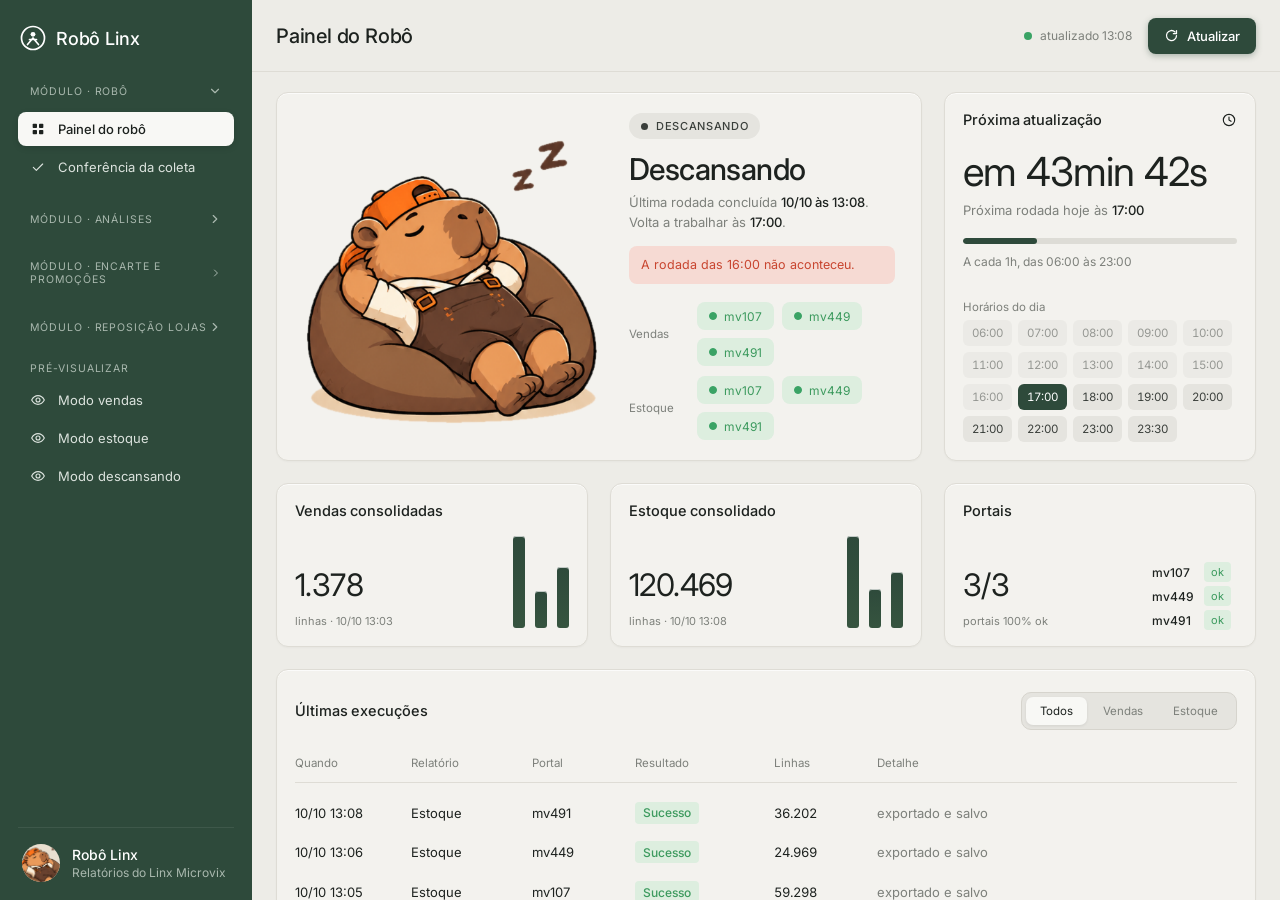
<file: index.html>
<!doctype html>
<html lang="pt-BR">
<head>
<meta charset="utf-8">
<meta name="viewport" content="width=device-width, initial-scale=1">
<title>robo_Linx_Relatorios</title>
<link rel="stylesheet" href="styles.css">
</head>
<body data-page="robo-painel">
<div class="app">

  <!-- ===================== SIDEBAR ===================== -->
  <aside class="sidebar" id="sidebar"></aside>

  <!-- ===================== MAIN ===================== -->
  <main class="main">
    <header class="topbar">
      <h1>Painel do Robô</h1>
      <span class="signal" id="sinal"><i></i><span id="sinalTxt">aguardando dados…</span></span>
      <button class="btn-primary" id="btnAtualizar" type="button"><svg class="ico" viewBox="0 0 24 24"><path d="M20 12a8 8 0 1 1-2.4-5.7M20 4v5h-5"/></svg>Atualizar</button>
    </header>

    <div class="content">

      <!-- Linha 1: estado do robô + próxima atualização -->
      <section class="row row--2" id="painel">
        <article class="card hero is-descansando" id="hero">
          <div class="hero__mascot"><img id="mascote" src="mascote/descansando_soneca.png" alt="Mascote do robô"></div>
          <div class="hero__info">
            <span class="pill" id="pill"><i></i><span id="pillTxt">Sem dados</span></span>
            <h2 class="hero__title" id="heroTitulo">Aguardando o robô</h2>
            <p class="hero__sub" id="heroSub">Assim que o robô rodar pela primeira vez, o estado dele aparece aqui.</p>
            <div class="alert" id="alerta" hidden></div>
            <div class="steps" id="passos"></div>
          </div>
        </article>

        <article class="card next" id="proxima">
          <div class="next__head"><h2 class="card__title">Próxima atualização</h2><svg class="ico" viewBox="0 0 24 24"><circle cx="12" cy="12" r="8.5"/><path d="M12 7.5V12l3 2"/></svg></div>
          <div class="kpi" id="contagem">—</div>
          <div class="next__when" id="quando">&nbsp;</div>
          <div class="until"><span id="barra"></span></div>
          <div class="next__note" id="notaProx"></div>
          <div class="agenda" id="agenda"></div>
        </article>
      </section>

      <!-- Linha 2: KPIs -->
      <section class="row row--3" id="kpis">
        <article class="card stat">
          <h2 class="card__title">Vendas consolidadas</h2>
          <div class="stat__bottom">
            <div class="stat__num"><div class="kpi" id="kVendas">—</div><div class="delta" id="dVendas">sem registro</div></div>
            <div class="mini-bars" id="bVendas" aria-hidden="true"></div>
          </div>
        </article>
        <article class="card stat">
          <h2 class="card__title">Estoque consolidado</h2>
          <div class="stat__bottom">
            <div class="stat__num"><div class="kpi" id="kEstoque">—</div><div class="delta" id="dEstoque">sem registro</div></div>
            <div class="mini-bars" id="bEstoque" aria-hidden="true"></div>
          </div>
        </article>
        <article class="card stat">
          <h2 class="card__title">Portais</h2>
          <div class="stat__bottom">
            <div class="stat__num"><div class="kpi" id="kPortais">—</div><div class="delta" id="dPortais">sem registro</div></div>
            <div class="portlist" id="listaPortais"></div>
          </div>
        </article>
      </section>

      <!-- Linha 3: histórico -->
      <section class="card table-card" id="historico">
        <div class="table-card__head">
          <h2 class="card__title">Últimas execuções</h2>
          <div class="segmented" id="filtro">
            <button type="button" data-f="todos" class="is-active">Todos</button><button type="button" data-f="vendas">Vendas</button><button type="button" data-f="estoque">Estoque</button>
          </div>
        </div>
        <div class="scroll scroll--6"><table class="table">
          <thead><tr><th style="width:13%">Quando</th><th style="width:14%">Relatório</th><th style="width:12%">Portal</th><th style="width:16%">Resultado</th><th style="width:12%">Linhas</th><th>Detalhe</th></tr></thead>
          <tbody id="corpo"></tbody>
        </table></div>
        <div class="empty" id="vazio" hidden>Nenhuma execução registrada ainda.</div>
      </section>
    </div>
  </main>
</div>
<script src="nav.js"></script>
<script src="app.js"></script>
</body>
</html>
</file>
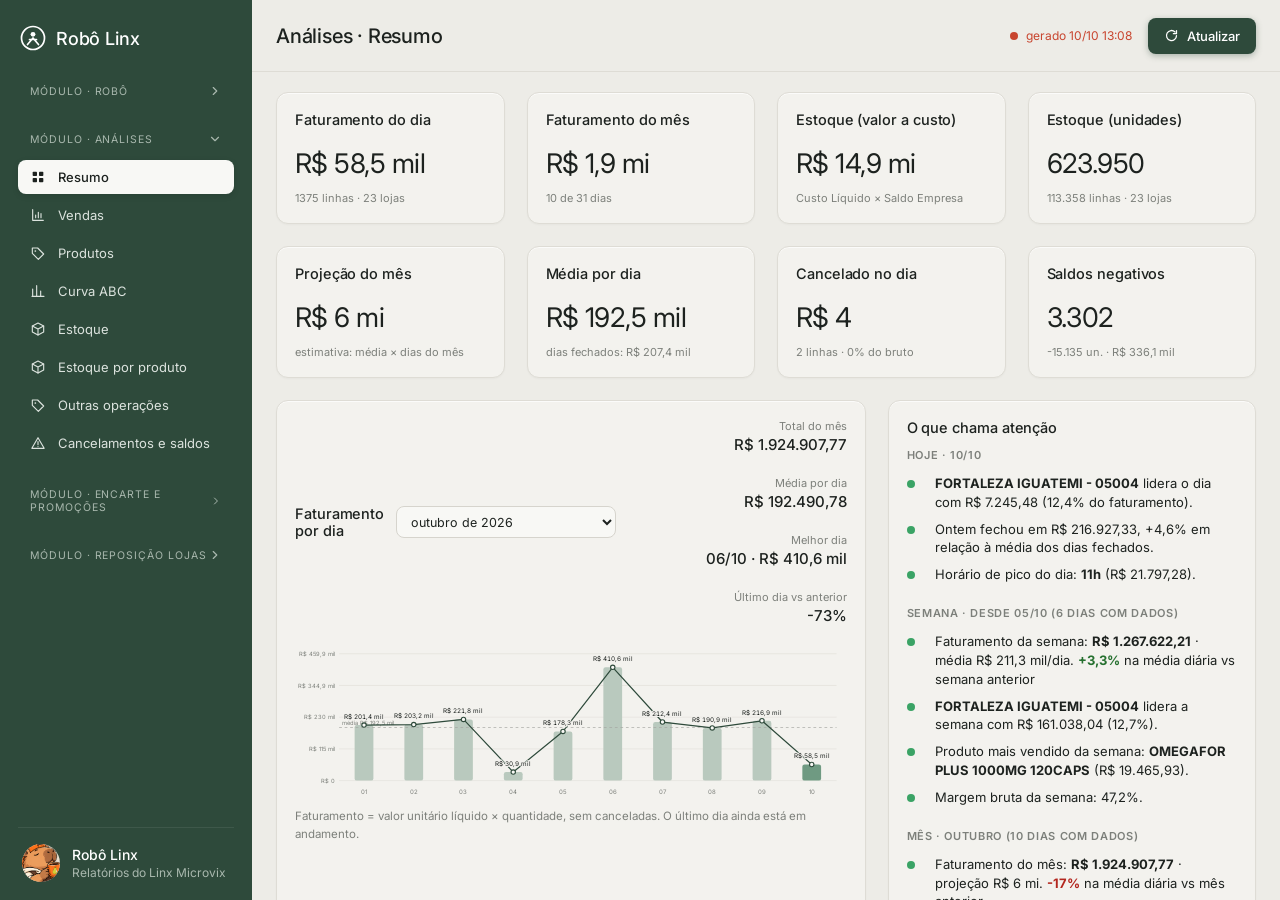
<file: analises.html>
<!doctype html>
<html lang="pt-BR">
<head>
<meta charset="utf-8">
<meta name="viewport" content="width=device-width, initial-scale=1">
<title>robo_Linx_Analises</title>
<link rel="stylesheet" href="styles.css">
</head>
<body data-page="analises">
<div class="app">
  <aside class="sidebar" id="sidebar"></aside>
  <main class="main">
    <header class="topbar">
      <h1 id="titulo">Análises</h1>
      <span class="signal" id="sinal"><i></i><span id="sinalTxt">aguardando dados…</span></span>
      <button class="btn-primary" id="btnAtualizar" type="button"><svg class="ico" viewBox="0 0 24 24"><path d="M20 12a8 8 0 1 1-2.4-5.7M20 4v5h-5"/></svg>Atualizar</button>
    </header>
    <div class="content" id="conteudo">

      <!-- ============ RESUMO ============ -->
      <section class="modsec" id="s-resumo" style="display:contents">
        <div class="row row--4">
          <article class="card stat stat--sm"><h2 class="card__title" id="rTFatDia">Faturamento do dia</h2><div class="stat__bottom"><div class="stat__num"><div class="kpi" id="rFatDia">—</div><div class="delta" id="rFatDiaD">&nbsp;</div></div></div></article>
          <article class="card stat stat--sm"><h2 class="card__title" id="rTFatMes">Faturamento do mês</h2><div class="stat__bottom"><div class="stat__num"><div class="kpi" id="rFatMes">—</div><div class="delta" id="rFatMesD">&nbsp;</div></div></div></article>
          <article class="card stat stat--sm"><h2 class="card__title">Estoque (valor a custo)</h2><div class="stat__bottom"><div class="stat__num"><div class="kpi" id="rEstVal">—</div><div class="delta" id="rEstValD">&nbsp;</div></div></div></article>
          <article class="card stat stat--sm"><h2 class="card__title">Estoque (unidades)</h2><div class="stat__bottom"><div class="stat__num"><div class="kpi" id="rEstUn">—</div><div class="delta" id="rEstUnD">&nbsp;</div></div></div></article>
        </div>
        <div class="row row--4">
          <article class="card stat stat--sm"><h2 class="card__title" id="rTProj">Projeção do mês</h2><div class="stat__bottom"><div class="stat__num"><div class="kpi" id="rProj">—</div><div class="delta" id="rProjD">&nbsp;</div></div></div></article>
          <article class="card stat stat--sm"><h2 class="card__title" id="rTMedia">Média por dia</h2><div class="stat__bottom"><div class="stat__num"><div class="kpi" id="rMedia">—</div><div class="delta" id="rMediaD">&nbsp;</div></div></div></article>
          <article class="card stat stat--sm"><h2 class="card__title" id="rTCanc">Cancelado no dia</h2><div class="stat__bottom"><div class="stat__num"><div class="kpi" id="rCanc">—</div><div class="delta" id="rCancD">&nbsp;</div></div></div></article>
          <article class="card stat stat--sm"><h2 class="card__title">Saldos negativos</h2><div class="stat__bottom"><div class="stat__num"><div class="kpi" id="rNeg">—</div><div class="delta" id="rNegD">&nbsp;</div></div></div></article>
        </div>
        <div class="row row--65">
          <article class="card"><div class="table-card__head"><h2 class="card__title" id="evoTitulo">Faturamento por dia</h2><select class="select" id="evoMes" title="Escolher o mês"></select><div class="evo-stats" id="evoStats"></div></div><div id="evoChart"></div><p class="nota" id="notaDias"></p></article>
          <article class="card"><h2 class="card__title">O que chama atenção</h2><ul class="insights" id="insights"></ul></article>
        </div>
        <div class="row row--even">
          <article class="card"><h2 class="card__title" id="rTLojas">Faturamento por loja — hoje</h2><div class="hb" id="rLojas"></div></article>
          <article class="card"><h2 class="card__title">Média por dia da semana</h2><div class="hb" id="rDow"></div><p class="nota" id="rDowNota">Só dias já fechados do mês (o dia corrente fica de fora).</p></article>
        </div>
      </section>

      <!-- ============ VENDAS ============ -->
      <section class="modsec" id="s-vendas" style="display:none">
        <div class="sec-head"><div><h2>Vendas</h2><p id="vSub"></p></div><div class="segmented" id="vPeriodo"><button type="button" data-p="dia" class="is-active">Hoje</button><button type="button" data-p="mes">Mês</button></div></div>
        <div class="row row--4">
          <article class="card stat stat--sm"><h2 class="card__title">Faturamento</h2><div class="stat__bottom"><div class="stat__num"><div class="kpi" id="vFat">—</div><div class="delta" id="vFatD">&nbsp;</div></div></div></article>
          <article class="card stat stat--sm"><h2 class="card__title">Itens vendidos</h2><div class="stat__bottom"><div class="stat__num"><div class="kpi" id="vItens">—</div><div class="delta" id="vItensD">&nbsp;</div></div></div></article>
          <article class="card stat stat--sm"><h2 class="card__title">Preço médio por item</h2><div class="stat__bottom"><div class="stat__num"><div class="kpi" id="vPm">—</div><div class="delta" id="vPmD">&nbsp;</div></div></div></article>
          <article class="card stat stat--sm"><h2 class="card__title">Lojas com venda</h2><div class="stat__bottom"><div class="stat__num"><div class="kpi" id="vLojas">—</div><div class="delta" id="vLojasD">&nbsp;</div></div></div></article>
        </div>
        <div class="row row--4">
          <article class="card stat stat--sm"><h2 class="card__title">Margem bruta</h2><div class="stat__bottom"><div class="stat__num"><div class="kpi" id="vMg">—</div><div class="delta" id="vMgD">&nbsp;</div></div></div></article>
          <article class="card stat stat--sm"><h2 class="card__title">Custo das vendas</h2><div class="stat__bottom"><div class="stat__num"><div class="kpi" id="vCusto">—</div><div class="delta" id="vCustoD">&nbsp;</div></div></div></article>
          <article class="card stat stat--sm"><h2 class="card__title">Horário de pico</h2><div class="stat__bottom"><div class="stat__num"><div class="kpi" id="vPico">—</div><div class="delta" id="vPicoD">&nbsp;</div></div></div></article>
          <article class="card stat stat--sm"><h2 class="card__title">Tabela de preço principal</h2><div class="stat__bottom"><div class="stat__num"><div class="kpi" id="vTabP" style="font-size:20px">—</div><div class="delta" id="vTabPD">&nbsp;</div></div></div></article>
        </div>
        <div class="row row--even">
          <article class="card"><h2 class="card__title">Faturamento por hora do dia</h2><div id="vHoras"></div><p class="nota" id="vHorasNota"></p></article>
          <article class="card card--pad-table"><h2 class="card__title">Tabela de preço</h2><div class="scroll"><table class="table table--data"><thead><tr><th>Tabela</th><th class="r">Linhas</th><th class="r">Part.</th><th class="r">Faturamento</th></tr></thead><tbody id="vTabelas"></tbody></table></div></article>
        </div>
        <article class="card table-card"><div class="table-card__head"><h2 class="card__title">Faturamento por loja</h2></div>
          <div class="scroll scroll--tall"><table class="table table--data"><thead><tr><th>Loja</th><th>Portal</th><th class="r">Linhas</th><th class="r">Itens</th><th class="r">Preço médio</th><th class="r">Cancelado</th><th class="r">Margem</th><th class="r">Part.</th><th class="r">Faturamento</th></tr></thead><tbody id="vTabLojas"></tbody><tfoot id="vFootLojas"></tfoot></table></div></article>
        <div class="row row--tri">
          <article class="card card--pad-table"><h2 class="card__title">Tipos de operação (natureza)</h2><div class="scroll scroll--6"><table class="table table--data tbl-3"><thead><tr><th>Natureza</th><th class="r">Part.</th><th class="r">Valor</th></tr></thead><tbody id="vTipos"></tbody></table></div></article>
          <article class="card card--pad-table"><h2 class="card__title">Fornecedores</h2><div class="scroll scroll--6"><table class="table table--data tbl-3"><thead><tr><th>Fornecedor</th><th class="r">Part.</th><th class="r">Faturamento</th></tr></thead><tbody id="vForn"></tbody></table></div></article>
          <article class="card card--pad-table"><h2 class="card__title">Vendedores</h2><div class="scroll scroll--6"><table class="table table--data tbl-3"><thead><tr><th>Vendedor</th><th class="r">Linhas</th><th class="r">Faturamento</th></tr></thead><tbody id="vVend"></tbody></table></div></article>
        </div>
      </section>

      <!-- ============ PRODUTOS ============ -->
      <section class="modsec" id="s-produtos" style="display:none">
        <div class="sec-head"><div><h2>Faturamento por produto</h2><p id="pSub"></p></div><div class="tools"><select class="select sel-marca" style="display:none"></select><input class="search" id="pBusca" type="search" placeholder="Filtrar produto…"><div class="segmented" id="pPeriodo"><button type="button" data-p="dia" class="is-active">Hoje</button><button type="button" data-p="mes">Mês</button></div></div></div>
        <article class="card table-card"><div class="scroll scroll--tall"><table class="table table--data"><thead><tr><th style="width:44px">#</th><th>Produto</th><th>Marca</th><th class="r">Itens</th><th class="r">Preço médio</th><th class="r">Lojas</th><th class="r">Margem</th><th class="r">Part.</th><th class="r">Faturamento</th></tr></thead><tbody id="pTab"></tbody></table></div><p class="nota" id="pNota"></p></article>
      </section>

      <!-- ============ CURVA ABC ============ -->
      <section class="modsec" id="s-abc" style="display:none">
        <div class="sec-head"><div><h2 id="abcTit">Curva ABC do dia</h2><p id="abcSub">A = produtos que somam até 80% do faturamento da loja · B = até 95% · C = o restante. Base: vendas de hoje (sem canceladas). Todos os itens são listados.</p></div><div class="filtros"><div class="segmented" id="abcPeriodo"><button type="button" data-p="dia" class="is-active">Hoje</button><button type="button" data-p="mes">Mês</button><button type="button" data-p="per">Período</button></div><span id="abcDatas" style="display:none;gap:6px;align-items:center"><input class="select" type="date" id="abcDe" title="De"><span style="color:var(--muted)">até</span><input class="select" type="date" id="abcAte" title="Até"></span><select class="select" id="abcLoja"></select><select class="select sel-marca" style="display:none"></select><div class="segmented" id="abcClasse"><button data-c="" class="is-active">Todas</button><button data-c="A">A</button><button data-c="B">B</button><button data-c="C">C</button></div><input class="select" id="abcBusca" type="search" placeholder="Buscar produto…"><button class="btn-csv" id="abcCsv" type="button">Exportar CSV</button></div></div>
        <div class="abc-cards" id="abcCards"></div>
        <article class="card table-card"><div class="table-card__head"><h2 class="card__title" id="abcTitulo">Produtos</h2></div><div class="scroll scroll--tall"><table class="table table--data"><thead><tr><th style="width:44px">#</th><th>Produto</th><th>Marca</th><th style="width:60px">Classe</th><th class="r">Itens</th><th class="r">Acumulado</th><th class="r">Faturamento</th></tr></thead><tbody id="abcTab"></tbody></table></div><p class="nota" id="abcNota"></p></article>
      </section>

      <!-- ============ ESTOQUE ============ -->
      <section class="modsec" id="s-estoque" style="display:none">
        <div class="sec-head"><div><h2>Estoque</h2><p id="eSub"></p></div><div class="filtros"><select class="select sel-marca" style="display:none"></select></div></div>
        <div id="eAviso"></div>
        <div class="row row--4">
          <article class="card stat stat--sm"><h2 class="card__title">Valor em estoque</h2><div class="stat__bottom"><div class="stat__num"><div class="kpi" id="eVal">—</div><div class="delta" id="eValD">&nbsp;</div></div></div></article>
          <article class="card stat stat--sm"><h2 class="card__title">Unidades</h2><div class="stat__bottom"><div class="stat__num"><div class="kpi" id="eUn">—</div><div class="delta" id="eUnD">&nbsp;</div></div></div></article>
          <article class="card stat stat--sm"><h2 class="card__title">Estoque parado (sem venda no mês)</h2><div class="stat__bottom"><div class="stat__num"><div class="kpi" id="ePar">—</div><div class="delta" id="eParD">&nbsp;</div></div></div></article>
          <article class="card stat stat--sm"><h2 class="card__title">Rupturas (vendeu e está sem saldo)</h2><div class="stat__bottom"><div class="stat__num"><div class="kpi" id="eRup">—</div><div class="delta" id="eRupD">&nbsp;</div></div></div></article>
        </div>
        <article class="card table-card"><div class="table-card__head"><h2 class="card__title">Estoque por loja</h2></div>
          <div class="scroll scroll--tall"><table class="table table--data"><thead><tr><th>Loja</th><th>Portal</th><th class="r">Produtos</th><th class="r">Zerados</th><th class="r">Unidades</th><th class="r">Parado (valor)</th><th class="r">% parado</th><th class="r">Rupturas</th><th class="r">Cobertura</th><th class="r">Valor</th></tr></thead><tbody id="eTab"></tbody><tfoot id="eFoot"></tfoot></table></div>
          <p class="nota">% parado = valor do estoque parado ÷ valor total do estoque da loja. Cobertura = unidades em estoque ÷ média diária de unidades vendidas no mês (em dias).</p></article>
        <div class="row row--even">
          <article class="card card--pad-table"><h2 class="card__title">Maiores valores em estoque (produto)</h2><div class="scroll"><table class="table table--data"><thead><tr><th>Produto</th><th>Marca</th><th class="r">Lojas</th><th class="r">Un.</th><th class="r">Valor</th></tr></thead><tbody id="eTop"></tbody></table></div></article>
          <article class="card card--pad-table"><h2 class="card__title">Estoque parado — maiores valores</h2><div class="scroll"><table class="table table--data"><thead><tr><th>Loja</th><th>Produto</th><th>Marca</th><th class="r">Un.</th><th class="r">Valor</th></tr></thead><tbody id="ePar2"></tbody></table></div></article>
        </div>
        <article class="card card--pad-table"><h2 class="card__title">Rupturas — produtos que vendem e estão sem saldo</h2><div class="scroll"><table class="table table--data"><thead><tr><th>Loja</th><th>Produto</th><th>Marca</th><th class="r">Saldo</th><th class="r">Vendido no mês</th><th class="r">Faturamento</th></tr></thead><tbody id="eRup2"></tbody></table></div></article>
      </section>

            <!-- ============ ESTOQUE POR PRODUTO ============ -->
      <section class="modsec" id="s-estqprod" style="display:none">
        <div class="sec-head"><div><h2>Estoque por produto</h2><p id="epSub"></p></div>
          <div class="filtros"><select class="select" id="epLoja"></select><select class="select sel-marca" style="display:none"></select><input class="select" id="epBusca" type="search" placeholder="Buscar produto ou código…"><select class="select" id="epOrd"><option value="valor">Maior valor</option><option value="saldo">Maior saldo</option><option value="vendido">Mais vendidos</option><option value="cob">Menor cobertura</option><option value="dsv">Mais dias sem venda</option><option value="nome">Nome (A–Z)</option></select><button class="btn-csv" id="epCsv" type="button">Exportar CSV</button></div></div>
        <div id="epAviso"></div>
        <div class="row row--4" id="epKpis"></div>
        <div class="chips" id="epChips"></div>
        <article class="card table-card"><div class="table-card__head"><h2 class="card__title" id="epTitulo">Produtos</h2></div>
          <div class="scroll scroll--tall"><table class="table table--data"><thead><tr><th>Produto</th><th>Marca</th><th>Situação</th><th>Promoção</th><th class="r">Saldo</th><th class="r">Valor em estoque</th><th class="r">Vendido (janela)</th><th class="r">Faturamento</th><th class="r">Cobertura</th><th class="r">Dias sem vendas</th><th class="r" id="epColRede">Lojas</th></tr></thead><tbody id="epTab"></tbody></table></div>
          <div class="pager"><button class="btn-csv" id="epMais" type="button" style="display:none">Mostrar mais 200</button><span class="nota" id="epNota"></span></div></article>
      </section>

<!-- ============ REPOSIÇÃO · ANÁLISE DE CURVA ============ -->
      <section class="modsec" id="s-repcurva" style="display:none">
        <div class="sec-head"><div><h2>Reposição lojas · Análise de curva</h2><p>O que repor em cada loja, cruzando saldo, vendas dos 3 meses, lead time e pedidos já feitos.</p></div>
          <div class="filtros"><select class="select" id="rcLoja"></select><select class="select" id="rcMarca" style="display:none"></select><input class="select" id="rcBusca" type="search" placeholder="Buscar produto ou código…"><select class="select" id="rcAbc"><option value="">TODAS AS CURVAS</option><option value="A">Curva A</option><option value="B">Curva B</option><option value="C">Curva C</option><option value="-">Sem venda no período</option></select><select class="select" id="rcOrd"><option value="sug">Maior sugestão</option><option value="mes">Mais vendido no mês</option><option value="dsv">Mais dias sem vendas</option><option value="nome">Nome</option></select><button class="btn-csv" id="rcCsv" type="button">Exportar CSV</button></div></div>
        <article class="card param-card"><div class="param-row">
          <label>Dias de reposição<input class="num-in num-in--lg" type="number" id="rcDias" min="0" step="1"></label>
          <label>Lead time (dias)<input class="num-in num-in--lg" type="number" id="rcLead" min="0" step="1"></label>
          <label>Vendas de<input class="num-in num-in--lg" type="date" id="rcDe" style="width:150px"></label>
          <label>até<input class="num-in num-in--lg" type="date" id="rcAte" style="width:150px"></label>
          <label>Base da demanda<select class="select" id="rcBase"><option value="30">Últimos 30 dias</option><option value="dia">Dia atual</option><option value="sem">Semana atual</option><option value="3m">3 meses (atual + 2)</option><option value="per">Período (datas De/Até)</option></select></label>
          <div class="segmented" id="rcVisao"><button type="button" data-v="lp" class="is-active">Loja × produto</button><button type="button" data-v="prod">Por produto (todas as lojas)</button></div>
          <div class="segmented" id="rcSo"><button type="button" data-s="1" class="is-active">Só quem precisa repor</button><button type="button" data-s="0">Todos</button></div></div>
          <p class="nota" id="rcFormula" style="margin:10px 0 0"></p></article>
        <div id="rcAviso"></div>
        <div class="row row--4" id="rcKpis"></div>
        <article class="card table-card"><div class="table-card__head"><h2 class="card__title" id="rcTitulo">Produtos</h2></div>
          <div class="scroll scroll--tall"><table class="table table--data"><thead id="rcHead"></thead><tbody id="rcTab"></tbody></table></div>
          <div class="pager"><button class="btn-csv" id="rcMais" type="button" style="display:none">Mostrar mais 200</button><span class="nota" id="rcNota"></span></div></article>
      </section>

      <!-- ============ REPOSIÇÃO · REDISTRIBUIÇÃO DE PARADOS ============ -->
      <section class="modsec" id="s-repredist" style="display:none">
        <div class="sec-head"><div><h2>Reposição lojas · Redistribuição de parados</h2><p>Produtos parados em uma loja que outras lojas estão vendendo: quanto enviar e para onde.</p></div>
          <div class="filtros"><select class="select" id="rdLoja"></select><select class="select" id="rdMarca" style="display:none"></select><input class="select" id="rdBusca" type="search" placeholder="Buscar produto ou código…"><select class="select" id="rdOrd"><option value="qtd">Maior quantidade a transferir</option><option value="saldo">Maior saldo parado</option><option value="dsv">Mais dias sem vendas</option></select><button class="btn-csv" id="rdCsv" type="button">Exportar CSV</button></div></div>
        <article class="card param-card"><div class="param-row">
          <label>Parado há (dias)<input class="num-in num-in--lg" type="number" id="rdParado" min="1" step="1"></label>
          <label>Dias de reposição<input class="num-in num-in--lg" type="number" id="rdDias" min="0" step="1"></label>
          <label>Lead time (dias)<input class="num-in num-in--lg" type="number" id="rdLead" min="0" step="1"></label>
          <label>Base da demanda<select class="select" id="rdBase"><option value="30">Últimos 30 dias</option><option value="dia">Dia atual</option><option value="sem">Semana atual</option><option value="3m">3 meses (atual + 2)</option><option value="per">Período (datas De/Até)</option></select></label>
          <div class="segmented" id="rdSo"><button type="button" data-s="1" class="is-active">Só com destino</button><button type="button" data-s="0">Todos os parados</button></div></div></article>
        <div id="rdAviso"></div>
        <div class="row row--4" id="rdKpis"></div>
        <article class="card table-card"><div class="table-card__head"><h2 class="card__title" id="rdTitulo">Parados</h2></div>
          <div class="scroll scroll--tall"><table class="table table--data"><thead><tr><th></th><th>Cód.</th><th>Descrição</th><th>Marca</th><th>Loja parada</th><th class="r">Saldo parado</th><th class="r">Dias sem vendas</th><th class="r">Demanda/dia (outras lojas)</th><th class="r">Transferir</th><th>Destinos (qtd)</th><th class="r">Fica na origem</th></tr></thead><tbody id="rdTab"></tbody></table></div>
          <div class="pager"><button class="btn-csv" id="rdMais" type="button" style="display:none">Mostrar mais 200</button><span class="nota" id="rdNota"></span></div></article>
      </section>

<!-- ============ REPOSIÇÃO · PEDIDOS ============ -->
      <section class="modsec" id="s-reppedidos" style="display:none">
        <div class="sec-head"><div><h2>Reposição lojas · Pedidos</h2><p>As quantidades pedidas entram na análise de curva (descontadas da sugestão). Cada pedido expira em 48 h, ou você exclui na hora.</p></div>
          <div class="filtros"><select class="select" id="pdLoja"></select><input class="select" id="pdBusca" type="search" placeholder="Buscar produto ou código…"><button class="btn-csv" id="pdCsv" type="button">Exportar CSV</button></div></div>
        <div class="row row--4" id="pdKpis"></div>
        <article class="card param-card"><div class="param-row">
          <label>Loja<select class="select" id="pdNovaLoja"></select></label>
          <label>Código do produto<input class="select" id="pdNovoCod" type="text" placeholder="ex.: 243032"></label>
          <label>Quantidade<input class="num-in num-in--lg" id="pdNovaQtd" type="number" min="1" step="1"></label>
          <button class="btn-primary" id="pdNovo" type="button" style="align-self:flex-end">Adicionar pedido</button>
          <span class="nota" id="pdMsg" style="align-self:flex-end"></span></div>
          <p class="nota" style="margin:10px 0 0">Dica: o jeito mais rápido é usar o botão <b>Pedir</b> direto na tabela da análise de curva. Os pedidos ficam salvos neste navegador/computador.</p></article>
        <div class="chips" id="pdFiltro"><button type="button" data-f="ativos" class="is-active">Ativos</button><button type="button" data-f="exp">Expirados</button><button type="button" data-f="todos">Todos</button></div>
        <article class="card table-card"><div class="table-card__head"><h2 class="card__title">Pedidos</h2>
          <div class="filtros"><button class="btn-csv" id="pdLimpar" type="button">Limpar expirados</button><button class="btn-csv" id="pdTudo" type="button">Excluir todos</button><button class="btn-csv" id="pdBackup" type="button">Backup (JSON)</button><label class="btn-csv" style="display:inline-flex;align-items:center;cursor:pointer">Restaurar backup<input type="file" id="pdRestore" accept=".json" style="display:none"></label></div></div>
          <div class="scroll scroll--tall"><table class="table table--data"><thead><tr><th>Criado em</th><th>Expira em</th><th>Loja</th><th>Cód.</th><th>Produto</th><th class="r">Qtd</th><th class="r"></th></tr></thead><tbody id="pdTab"></tbody></table></div></article>
      </section>

<!-- ============ ENCARTE E PROMOÇÕES · CAMPANHAS ============ -->
      <section class="modsec" id="s-promocampanhas" style="display:none">
        <div class="sec-head"><div><h2>Encarte e promoções · Campanhas</h2><p id="pcSub">Faturamento dos itens de cada campanha (produtos × lojas em campanha, dentro do período dela) comparado com os dias anteriores.</p></div>
          <div class="filtros"><select class="select" id="pcStatus"><option value="">TODAS AS CAMPANHAS</option><option value="vigente">Vigentes</option><option value="encerrada">Encerradas</option><option value="futura">Futuras</option></select><input class="select" id="pcBusca" type="search" placeholder="Buscar campanha…"></div></div>
        <div id="pcAviso"></div>
        <div class="row row--4" id="pcKpis"></div>
        <article class="card card--pad-table"><h2 class="card__title">Campanhas <span class="kpi-mini">clique para ver o detalhe</span></h2><div class="scroll scroll--tall"><table class="table table--data"><thead><tr><th>Campanha</th><th>Período</th><th>Situação</th><th class="r">Produtos</th><th class="r">Lojas</th><th class="r">Faturamento</th><th class="r">Qtd</th><th class="r">Fat./dia</th><th class="r">Antes (fat./dia)</th><th class="r">Variação</th><th class="r">% do fat. da rede</th></tr></thead><tbody id="pcTab"></tbody></table></div></article>
        <div id="pcDet" style="display:flex;flex-direction:column;gap:22px"></div>
        <p class="nota" id="pcNota"></p>
      </section>

      <!-- ============ ENCARTE E PROMOÇÕES · MAIORES FATURAMENTOS ============ -->
      <section class="modsec" id="s-promotop" style="display:none">
        <div class="sec-head"><div><h2>Encarte e promoções · Maiores faturamentos</h2><p id="ptSub"></p></div><div class="filtros"><select class="select" id="ptCamp"></select><input class="select" id="ptBusca" type="search" placeholder="Buscar produto ou marca…"></div></div>
        <div id="ptAviso"></div>
        <div class="row row--4" id="ptKpis"></div>
        <article class="card card--pad-table"><h2 class="card__title">Produtos com maior faturamento</h2><div class="scroll scroll--tall"><table class="table table--data"><thead><tr><th>Produto</th><th>Marca</th><th class="r">Faturamento</th><th class="r">Qtd</th><th class="r">Part.</th></tr></thead><tbody id="ptProd"></tbody></table></div></article>
        <div class="row row--even">
          <article class="card card--pad-table"><h2 class="card__title">Marcas</h2><div class="scroll scroll--tall"><table class="table table--data"><thead><tr><th>Marca</th><th class="r">Produtos</th><th class="r">Faturamento</th><th class="r">Part.</th></tr></thead><tbody id="ptMarca"></tbody></table></div></article>
          <article class="card card--pad-table"><h2 class="card__title">Lojas</h2><div class="scroll scroll--tall"><table class="table table--data"><thead><tr><th>Loja</th><th class="r">Faturamento</th><th class="r">Qtd</th><th class="r">Part.</th></tr></thead><tbody id="ptLoja"></tbody></table></div></article>
        </div>
        <p class="nota" id="ptNota"></p>
      </section>

      <!-- ============ ENCARTE E PROMOÇÕES · PRÓXIMO ENCARTE ============ -->
      <section class="modsec" id="s-promoproximo" style="display:none">
        <div class="sec-head"><div><h2>Encarte e promoções · Próximo encarte</h2><p id="pxSub"></p></div>
          <div class="filtros"><select class="select" id="pxFoco"><option value="A">Curva A (destaques)</option><option value="B">Curva B</option><option value="C">Curva C</option><option value="S">Sem giro (liquidar)</option><option value="EXC">Excesso de estoque (&gt; 45 d)</option><option value="">Todos</option></select><select class="select" id="pxMarca"></select><input class="select" id="pxBusca" type="search" placeholder="Buscar produto ou código…"><select class="select" id="pxOrd"><option value="fat">Maior faturamento 30 d</option><option value="valor">Maior valor em estoque</option><option value="vpar">Maior valor parado (lojas)</option><option value="cob">Maior cobertura</option><option value="mg">Maior margem</option></select><button class="btn-csv" id="pxCsv" type="button">Exportar CSV</button></div></div>
        <article class="card param-card"><div class="param-row">
          <label>Cobertura mínima (dias)<input class="num-in num-in--lg" type="number" id="pxCob" min="0" step="1" value="0"></label>
          <div class="segmented" id="pxPromo"><button type="button" data-v="0" class="is-active">Todos</button><button type="button" data-v="1">Ocultar quem já está em promoção</button></div></div>
          <p class="nota" id="pxFormula" style="margin:10px 0 0"></p></article>
        <div id="pxAviso"></div>
        <div class="row row--4" id="pxKpis"></div>
        <article class="card table-card"><div class="table-card__head"><h2 class="card__title" id="pxTitulo">Produtos</h2></div>
          <div class="scroll scroll--tall"><table class="table table--data"><thead><tr><th>Produto</th><th>Marca</th><th>Curva</th><th class="r">Fat. 30 d</th><th class="r">Qtd 30 d</th><th class="r">Lojas vendendo</th><th class="r">Saldo (rede)</th><th class="r">Cobertura</th><th class="r">Margem</th><th class="r">Preço médio</th><th class="r">Lojas c/ estoque parado</th><th class="r">Valor parado</th><th class="r">Ruptura (lojas)</th><th>Última promoção</th><th>Leitura</th></tr></thead><tbody id="pxTab"></tbody></table></div>
          <div class="pager"><button class="btn-csv" id="pxMais" type="button" style="display:none">Mostrar mais 200</button><span class="nota" id="pxNota"></span></div></article>
      </section>

      <!-- ============ OUTRAS OPERAÇÕES (fora do faturamento) ============ -->
      <section class="modsec" id="s-outras" style="display:none">
        <div class="sec-head"><div><h2>Outras operações</h2><p id="oSub"></p></div><div class="filtros"><select class="select" id="oNat"></select><div class="segmented" id="oPeriodo"><button type="button" data-p="dia" class="is-active">Hoje</button><button type="button" data-p="mes">Mês</button></div></div></div>
        <div class="row row--4">
          <article class="card stat stat--sm"><h2 class="card__title">Valor movimentado (fora do faturamento)</h2><div class="stat__bottom"><div class="stat__num"><div class="kpi" id="oVal">—</div><div class="delta" id="oValD">&nbsp;</div></div></div></article>
          <article class="card stat stat--sm"><h2 class="card__title">Quantidade (un.)</h2><div class="stat__bottom"><div class="stat__num"><div class="kpi" id="oQtd">—</div><div class="delta" id="oQtdD">&nbsp;</div></div></div></article>
          <article class="card stat stat--sm"><h2 class="card__title">Tipos de operação</h2><div class="stat__bottom"><div class="stat__num"><div class="kpi" id="oTipos">—</div><div class="delta" id="oTiposD">&nbsp;</div></div></div></article>
          <article class="card stat stat--sm"><h2 class="card__title">Faturamento (só vendas)</h2><div class="stat__bottom"><div class="stat__num"><div class="kpi" id="oFat">—</div><div class="delta" id="oFatD">&nbsp;</div></div></div></article>
        </div>
        <article class="card card--pad-table"><h2 class="card__title">Por tipo de operação <span class="kpi-mini">clique para filtrar</span></h2><div class="scroll"><table class="table table--data"><thead><tr><th>Natureza</th><th class="r">Linhas</th><th class="r">Quantidade</th><th class="r">Valor</th><th class="r">% do faturamento</th></tr></thead><tbody id="oTab"></tbody></table></div></article>
        <article class="card card--pad-table"><h2 class="card__title" id="oTLoja">Por loja</h2><div class="scroll scroll--tall"><table class="table table--data"><thead><tr><th>Loja</th><th class="r">Linhas</th><th class="r">Quantidade</th><th class="r">Valor</th></tr></thead><tbody id="oLoja"></tbody></table></div></article>
        <article class="card card--pad-table"><h2 class="card__title" id="oTProd">Principais produtos</h2><div class="scroll scroll--tall"><table class="table table--data"><thead><tr><th>Produto</th><th class="r">Quantidade</th><th class="r">Valor</th></tr></thead><tbody id="oProd"></tbody></table></div></article>
        <p class="nota" id="oNota"></p>
      </section>

      <!-- ============ CANCELAMENTOS E SALDOS ============ -->
      <section class="modsec" id="s-alertas" style="display:none">
        <div class="sec-head"><div><h2>Cancelamentos e saldos negativos</h2><p>O que precisa de revisão no Linx.</p></div><div class="filtros"><select class="select sel-marca" style="display:none"></select></div></div>
        <div class="row row--4">
          <article class="card stat stat--sm"><h2 class="card__title">Canceladas hoje</h2><div class="stat__bottom"><div class="stat__num"><div class="kpi" id="aCD">—</div><div class="delta" id="aCDD">&nbsp;</div></div></div></article>
          <article class="card stat stat--sm"><h2 class="card__title">Canceladas no mês</h2><div class="stat__bottom"><div class="stat__num"><div class="kpi" id="aCM">—</div><div class="delta" id="aCMD">&nbsp;</div></div></div></article>
          <article class="card stat stat--sm"><h2 class="card__title">Linhas com saldo negativo</h2><div class="stat__bottom"><div class="stat__num"><div class="kpi" id="aNL">—</div><div class="delta" id="aNLD">&nbsp;</div></div></div></article>
          <article class="card stat stat--sm"><h2 class="card__title">Valor do saldo negativo</h2><div class="stat__bottom"><div class="stat__num"><div class="kpi" id="aNV">—</div><div class="delta" id="aNVD">&nbsp;</div></div></div></article>
        </div>
        <div class="row row--1">
          <article class="card card--pad-table"><h2 class="card__title">Cancelamentos por loja (mês)</h2><div class="scroll"><table class="table table--data"><thead><tr><th>Loja</th><th class="r">Linhas</th><th class="r">Valor</th></tr></thead><tbody id="aCLoja"></tbody></table></div></article>
          <article class="card card--pad-table"><h2 class="card__title">Saldo negativo por loja</h2><div class="scroll"><table class="table table--data"><thead><tr><th>Loja</th><th class="r">Linhas</th><th class="r">Unidades</th><th class="r">Valor</th></tr></thead><tbody id="aNLoja"></tbody></table></div></article>
        </div>
        <div class="row row--1">
          <article class="card card--pad-table"><h2 class="card__title">Maiores cancelamentos do dia</h2><div class="scroll"><table class="table table--data"><thead><tr><th>Loja</th><th>Produto</th><th>Marca</th><th class="r">Qtd</th><th class="r">Valor</th></tr></thead><tbody id="aCLista"></tbody></table></div></article>
          <article class="card card--pad-table"><h2 class="card__title">Maiores saldos negativos</h2><div class="scroll"><table class="table table--data"><thead><tr><th>Loja</th><th>Produto</th><th>Marca</th><th class="r">Saldo</th><th class="r">Valor</th></tr></thead><tbody id="aNLista"></tbody></table></div></article>
        </div>
      </section>

    </div>
  </main>
</div>
<script src="nav.js"></script>
<script src="analises_data.js"></script>
<script src="reposicao_ui.js"></script>
<script src="promocoes_ui.js"></script>
<script src="analises_ui.js"></script>
</body>
</html>
</file>
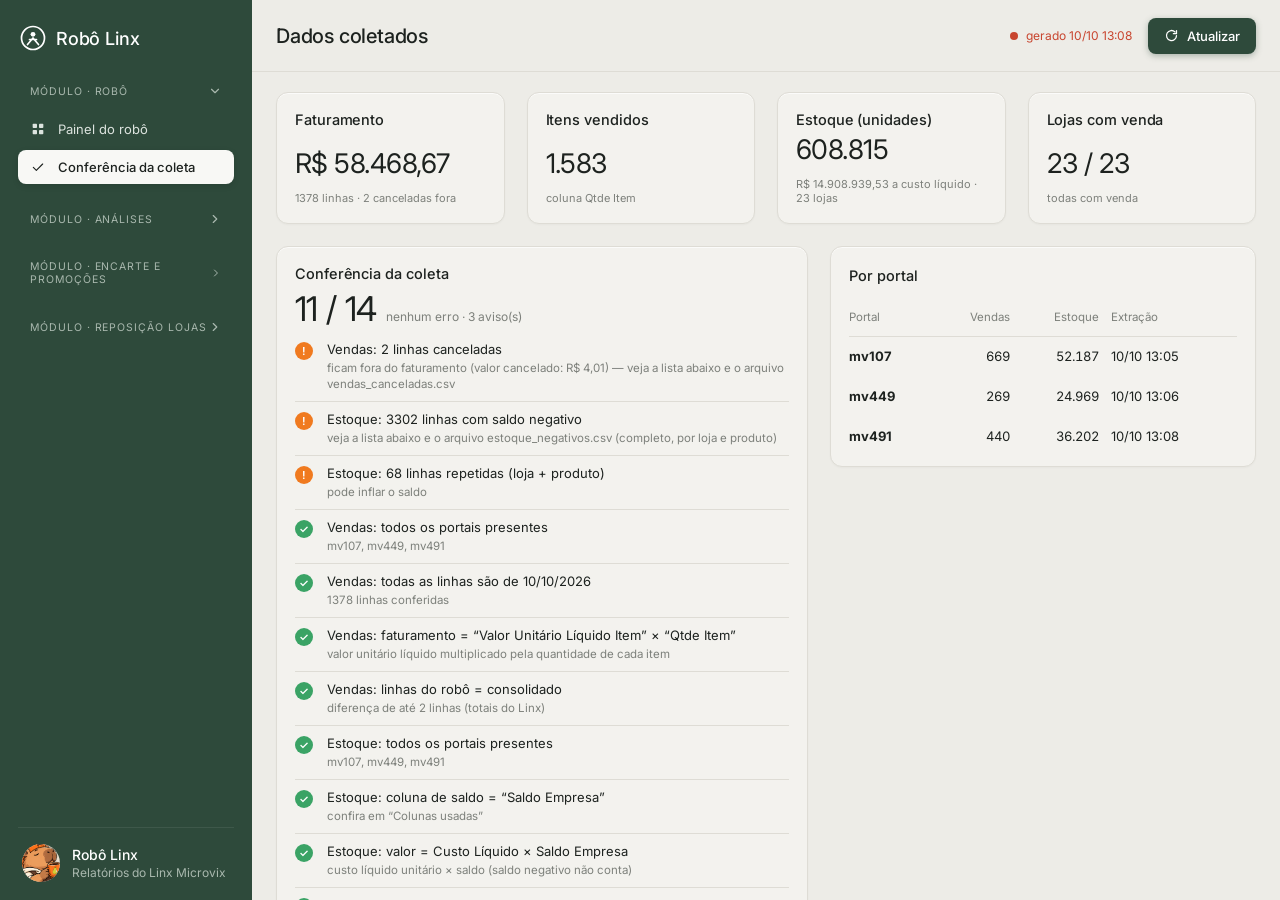
<file: dashboard.html>
<!doctype html>
<html lang="pt-BR">
<head>
<meta charset="utf-8">
<meta name="viewport" content="width=device-width, initial-scale=1">
<title>robo_Linx_Dados</title>
<link rel="stylesheet" href="styles.css">
</head>
<body data-page="robo-dados">
<div class="app">
  <aside class="sidebar" id="sidebar"></aside>

  <main class="main">
    <header class="topbar">
      <h1>Dados coletados</h1>
      <span class="signal" id="sinal"><i></i><span id="sinalTxt">aguardando dados…</span></span>
      <button class="btn-primary" id="btnAtualizar" type="button"><svg class="ico" viewBox="0 0 24 24"><path d="M20 12a8 8 0 1 1-2.4-5.7M20 4v5h-5"/></svg>Atualizar</button>
    </header>
    <div class="content">

      <section class="row row--4" id="kpis">
        <article class="card stat stat--sm"><h2 class="card__title">Faturamento</h2><div class="stat__bottom"><div class="stat__num"><div class="kpi" id="kFat">—</div><div class="delta" id="dFat">&nbsp;</div></div></div></article>
        <article class="card stat stat--sm"><h2 class="card__title">Itens vendidos</h2><div class="stat__bottom"><div class="stat__num"><div class="kpi" id="kItens">—</div><div class="delta" id="dItens">&nbsp;</div></div></div></article>
        <article class="card stat stat--sm"><h2 class="card__title">Estoque (unidades)</h2><div class="stat__bottom"><div class="stat__num"><div class="kpi" id="kSaldo">—</div><div class="delta" id="dSaldo">&nbsp;</div></div></div></article>
        <article class="card stat stat--sm"><h2 class="card__title">Lojas com venda</h2><div class="stat__bottom"><div class="stat__num"><div class="kpi" id="kLojas">—</div><div class="delta" id="dLojas">&nbsp;</div></div></div></article>
      </section>

      <section class="row row--checks" id="conferencia">
        <article class="card">
          <h2 class="card__title">Conferência da coleta</h2>
          <div class="health"><div class="kpi" id="kSaude">—</div><small id="dSaude"></small></div>
          <div id="checks"></div>
        </article>
        <div style="display:flex;flex-direction:column;gap:22px;min-width:0">
          <article class="card card--pad-table">
            <h2 class="card__title">Por portal</h2>
            <table class="table table--data"><thead><tr><th>Portal</th><th class="r">Vendas</th><th class="r">Estoque</th><th>Extração</th></tr></thead><tbody id="portais"></tbody></table>
          </article>
        </div>
      </section>

      <section class="card table-card" id="vendas">
        <div class="table-card__head">
          <h2 class="card__title">Faturamento por loja</h2>
          <div class="tools"><input class="search" id="busca" type="search" placeholder="Filtrar loja…"><div class="segmented" id="fPortal"></div></div>
        </div>
        <div class="scroll"><table class="table table--data"><thead><tr><th>Loja</th><th>Portal</th><th class="r">Linhas</th><th class="r">Itens</th><th class="r">Produtos</th><th class="r">Cancel.</th><th class="r">Faturamento</th></tr></thead><tbody id="tVendas"></tbody><tfoot id="fVendas"></tfoot></table></div>
      </section>

      <section class="card table-card" id="estoque">
        <div class="table-card__head"><h2 class="card__title">Estoque por loja</h2></div>
        <div class="scroll"><table class="table table--data"><thead><tr><th>Loja</th><th>Portal</th><th class="r">Produtos</th><th class="r">Com saldo</th><th class="r">Zerados</th><th class="r">Negativos</th><th class="r">Saldo (un.)</th><th class="r" id="thValor">Valor</th></tr></thead><tbody id="tEstoque"></tbody><tfoot id="fEstoque"></tfoot></table></div>
      </section>

      <section class="row row--even" id="detalhes">
        <article class="card card--pad-table"><div class="table-card__head"><h2 class="card__title">Vendas canceladas</h2></div>
          <p class="nota" id="notaCanc"></p>
          <div class="scroll"><table class="table table--data"><thead><tr><th>Loja</th><th>Produto</th><th class="r">Qtd</th><th class="r">Valor</th></tr></thead><tbody id="tCanc"></tbody></table></div></article>
        <article class="card card--pad-table"><div class="table-card__head"><h2 class="card__title">Estoque com saldo negativo</h2></div>
          <p class="nota" id="notaNeg"></p>
          <div class="scroll"><table class="table table--data"><thead><tr><th>Loja</th><th>Produto</th><th class="r">Saldo</th></tr></thead><tbody id="tNeg"></tbody></table></div></article>
      </section>

      <section class="row row--even">
        <article class="card card--pad-table"><h2 class="card__title">Naturezas de operação (só as de venda entram no faturamento)</h2>
          <table class="table table--data"><thead><tr><th>Natureza</th><th class="r">Linhas</th><th class="r">Faturamento</th></tr></thead><tbody id="tNat"></tbody></table></article>
        <article class="card"><h2 class="card__title">Colunas usadas</h2><div class="cols" id="colunas"></div>
          <p class="nota" id="notaIgn"></p>
          <p class="nota">Se alguma coluna estiver errada, me diga o nome certo (ou defina no <code>.env</code>: COL_VALOR, COL_QTD, COL_SALDO, COL_CUSTO, COL_LOJA, COL_SKU).</p></article>
      </section>
    </div>
  </main>
</div>
<script src="nav.js"></script>
<script src="dashboard.js"></script>
</body>
</html>
</file>
<file: styles.css>
@import url("https://fonts.googleapis.com/css2?family=Inter:wght@400;500;600&display=swap");

/* ==========================================================================
   robo_Linx_Relatorios — cores extraídas da imagem de referência
   ========================================================================== */
:root {
  /* verde da marca */
  --green-900: #2E4A3B;        /* sidebar, botão principal, barra ativa */
  --green-800: #36543F;        /* hover na sidebar */
  --green-700: #3F5E4A;
  --sidebar-ink: #DCE3DE;      /* texto da sidebar */
  --sidebar-muted: #A9B8AE;

  /* superfícies (tons quentes) */
  --bg-page: #1F2A24;          /* fundo atrás do app */
  --bg-main: #EDECE7;          /* área principal */
  --card: #F3F2EE;             /* cards */
  --card-border: #DEDCD5;
  --control: #E5E4DF;          /* tab ativa / trilhos */
  --control-border: #D6D4CD;
  --white: #F8F8F5;

  /* texto */
  --ink: #1D221F;
  --ink-2: #3A3F3B;
  --muted: #7D807B;
  --muted-2: #A4A6A1;

  /* dados */
  --positive: #3AA365;
  --orange: #F07A1F;
  --green-bar: #56B77A;
  --chart-fill: #CFE2D5;
  --bar-grey: #D5D4CE;
  --track: #DDDCD6;

  /* badges */
  --hired-bg: #DDEEDF;  --hired-ink: #3C9A5E;
  --progress-bg: #FBE2CE; --progress-ink: #E27418;

  --r-app: 16px;
  --r-card: 12px;
  --r-ctrl: 8px;
  --font: "Inter", system-ui, -apple-system, "Segoe UI", sans-serif;
}

*, *::before, *::after { box-sizing: border-box; }
html, body { margin: 0; }
body {
  font-family: var(--font);
  background: radial-gradient(1200px 700px at 20% 10%, #4B5B52 0%, transparent 60%),
              radial-gradient(1000px 700px at 90% 90%, #7A5A3A 0%, transparent 60%),
              var(--bg-page);
  color: var(--ink);
  -webkit-font-smoothing: antialiased;
  padding: 40px 32px;
  min-height: 100vh;
}
button { font: inherit; color: inherit; cursor: pointer; }
svg { display: block; }
.ico { width: 16px; height: 16px; fill: none; stroke: currentColor; stroke-width: 1.7; stroke-linecap: round; stroke-linejoin: round; flex: none; }

/* ---------- App ---------- */
.app {
  max-width: 1420px; margin: 0 auto;
  display: flex; border-radius: var(--r-app); overflow: hidden;
  background: var(--green-900);
  box-shadow: 0 30px 80px rgba(0, 0, 0, .35), 0 0 0 1px rgba(0, 0, 0, .15);
}

/* ---------- Sidebar ---------- */
.sidebar { width: 252px; flex: none; padding: 20px 18px 18px; display: flex; flex-direction: column; color: var(--sidebar-ink); position: relative; }
.brand { display: flex; align-items: center; gap: 10px; height: 36px; padding: 0 2px; }
.brand__mark { width: 26px; height: 26px; color: #fff; }
.brand__name { font-size: 18px; font-weight: 500; color: #fff; letter-spacing: -.01em; }
.brand__toggle { margin-left: auto; background: none; border: 0; padding: 4px; color: var(--sidebar-muted); }

.nav { list-style: none; margin: 30px 0 0; padding: 0; display: flex; flex-direction: column; gap: 8px; }
.nav a {
  position: relative; display: flex; align-items: center; gap: 12px;
  height: 40px; padding: 0 12px; border-radius: var(--r-ctrl);
  color: var(--sidebar-ink); text-decoration: none; font-size: 14px;
  transition: background .2s, color .2s;
}
.nav a:hover { background: var(--green-800); }
.nav a.is-active { background: var(--white); color: var(--ink); font-weight: 500; box-shadow: 0 2px 6px rgba(0, 0, 0, .12); }
.nav a.is-active::before { content: ""; position: absolute; left: -20px; top: 12px; width: 4px; height: 16px; border-radius: 0 3px 3px 0; background: var(--white); }
.nav--bottom { margin-top: auto; gap: 4px; }

.user { display: flex; align-items: center; gap: 12px; margin-top: 18px; padding: 16px 4px 0; border-top: 1px solid rgba(255, 255, 255, .08); }
.user__name { font-size: 14px; color: #fff; font-weight: 500; }
.user__role { font-size: 12px; color: var(--sidebar-muted); margin-top: 2px; }
.user .ico { margin-left: auto; color: var(--sidebar-ink); }

/* ---------- Avatares (placeholder – troque por <img>) ---------- */
.avatar { width: 32px; height: 32px; border-radius: 50%; overflow: hidden; flex: none; background: #CFC4B8; }
.avatar svg, .avatar img { width: 100%; height: 100%; object-fit: cover; }
.avatar--sm { width: 26px; height: 26px; }
.stack { display: flex; align-items: center; }
.stack > * { margin-left: -8px; box-shadow: 0 0 0 2px var(--card); }
.stack > *:first-child { margin-left: 0; }
.stack__more { width: 26px; height: 26px; border-radius: 50%; background: var(--control); display: grid; place-items: center; font-size: 11px; font-weight: 500; color: var(--ink-2); }
.stack__more--lg { width: 32px; height: 32px; font-size: 16px; font-weight: 400; }

/* ---------- Main ---------- */
.main { flex: 1; min-width: 0; background: var(--bg-main); border-radius: var(--r-app) 0 0 var(--r-app); display: flex; flex-direction: column; }
.topbar { height: 72px; flex: none; display: flex; align-items: center; padding: 0 24px; border-bottom: 1px solid var(--card-border); }
.topbar h1 { margin: 0; font-size: 20px; font-weight: 500; letter-spacing: -.01em; }
.btn-primary {
  margin-left: auto; display: inline-flex; align-items: center; gap: 8px;
  height: 36px; padding: 0 16px; border: 0; border-radius: var(--r-ctrl);
  background: var(--green-900); color: #fff; font-size: 13px; font-weight: 500;
  box-shadow: 0 2px 6px rgba(46, 74, 59, .35); transition: background .2s, transform .2s;
}
.btn-primary:hover { background: var(--green-700); transform: translateY(-1px); }
.btn-primary .ico { width: 15px; height: 15px; stroke-width: 2; }

.content { padding: 20px 24px 24px; display: flex; flex-direction: column; gap: 22px; }

.tabs { display: flex; gap: 8px; }
.tab {
  height: 34px; padding: 0 16px; border-radius: var(--r-ctrl);
  border: 1px solid var(--control-border); background: transparent;
  font-size: 12px; color: var(--muted); transition: background .2s, color .2s;
}
.tab:hover { color: var(--ink); }
.tab.is-active { background: var(--control); color: var(--ink); box-shadow: inset 0 1px 0 rgba(255, 255, 255, .6); }

/* ---------- Cards ---------- */
.row { display: grid; gap: 22px; }
.row--3 { grid-template-columns: repeat(3, minmax(0, 1fr)); }
.row--2 { grid-template-columns: minmax(0, 2.07fr) minmax(0, 1fr); }
.card {
  background: var(--card); border: 1px solid var(--card-border); border-radius: var(--r-card);
  padding: 18px 18px 18px; position: relative; overflow: hidden;
  box-shadow: 0 1px 0 rgba(255, 255, 255, .7) inset, 0 1px 2px rgba(0, 0, 0, .03);
  transition: box-shadow .3s, transform .3s;
}
.card:hover { box-shadow: 0 1px 0 rgba(255, 255, 255, .7) inset, 0 12px 28px -14px rgba(30, 40, 34, .28); }
.card__title { margin: 0; font-size: 14.5px; font-weight: 500; letter-spacing: -.005em; }
.kpi { font-size: 31px; font-weight: 400; letter-spacing: -.02em; line-height: 1; }
.kpi span { color: var(--muted); }
.delta { font-size: 11px; color: var(--muted); }
.delta b { color: var(--positive); font-weight: 500; margin-right: 4px; }

/* KPI cards (linha 1) */
.stat { height: 164px; display: flex; flex-direction: column; }
.stat__bottom { margin-top: auto; display: flex; align-items: flex-end; justify-content: space-between; }
.stat__num .kpi { margin-bottom: 14px; }

.mini-bars { display: flex; align-items: flex-end; gap: 10px; height: 92px; }
.mini-bars i {
  width: 12px; height: var(--h); border-radius: 3px;
  background: linear-gradient(180deg, #D3D2CC 0%, #E4E3DE 70%, rgba(228, 227, 222, 0) 100%);
  box-shadow: inset 0 1px 0 rgba(255, 255, 255, .7);
  transform-origin: bottom; animation: grow .8s cubic-bezier(.2, .8, .2, 1) both; animation-delay: var(--d);
  transition: background .2s;
}
.mini-bars i.is-active { background: linear-gradient(180deg, #2E4A3B 0%, #36543F 100%); }
.mini-bars i:hover:not(.is-active) { background: linear-gradient(180deg, #B9C9BE, #DCE5DF); }

.mini-area { width: 170px; height: 76px; margin-right: -4px; }
.area-line { fill: none; stroke: var(--green-900); stroke-width: 1.4; vector-effect: non-scaling-stroke; }
.reveal { animation: reveal 1.4s cubic-bezier(.4, 0, .2, 1) both; }

.recruiters { display: flex; flex-direction: column; align-items: flex-end; gap: 22px; }
.recruiters .stack > * { box-shadow: 0 0 0 2px var(--card); }
.recruiters__total { font-size: 11px; color: var(--muted); }
.recruiters__total b { color: var(--ink); font-weight: 500; margin-right: 4px; }

/* Pipeline */
.pipeline { height: 326px; display: flex; flex-direction: column; }
.pipeline__head { display: flex; align-items: flex-start; justify-content: space-between; }
.segmented { display: flex; padding: 4px; gap: 2px; border-radius: 10px; background: var(--control); border: 1px solid var(--control-border); margin-top: 2px; }
.segmented button { height: 28px; padding: 0 14px; border: 0; border-radius: 7px; background: transparent; font-size: 11.5px; color: var(--muted); transition: background .2s, color .2s; }
.segmented button:hover { color: var(--ink); }
.segmented button.is-active { background: var(--white); color: var(--ink); box-shadow: 0 1px 3px rgba(0, 0, 0, .08); }
.pipeline .kpi { margin-top: 10px; }

.pipeline__body { margin-top: auto; display: grid; grid-template-columns: minmax(0, 1fr) minmax(0, 1fr); gap: 94px; align-items: end; }
.compare { display: grid; grid-template-columns: 1fr auto 1fr; align-items: center; }
.compare__col { text-align: center; }
.compare__col:first-child { border-right: 1px solid var(--control-border); }
.compare__col:last-child { border-left: 1px solid var(--control-border); }
.compare__label { font-size: 12.5px; color: var(--ink-2); }
.compare__pct { margin-top: 12px; font-size: 13px; }
.compare__sub { margin-top: 14px; font-size: 10.5px; color: var(--muted); }
.compare__vs { padding: 0 22px; font-size: 12px; color: var(--ink-2); }
.split-bar { display: flex; gap: 6px; height: 11px; margin-top: 26px; }
.split-bar span { border-radius: 2px; transform-origin: left; animation: growx 1s .3s cubic-bezier(.2, .8, .2, 1) both; }

.funnel { display: grid; grid-template-columns: 1.74fr 1fr; gap: 6px; }
.funnel__item { position: relative; padding: 0 0 0 12px; height: 92px; }
.funnel__item::before { content: ""; position: absolute; left: 0; top: 0; bottom: 14px; border-left: 1.5px dashed var(--c); }
.funnel__num { font-size: 13px; }
.funnel__lbl { font-size: 12px; color: var(--muted); margin-top: 3px; }
.funnel__bar { position: absolute; left: 0; right: 0; bottom: 0; height: 11px; border-radius: 2px; background: var(--c); transform-origin: left; animation: growx 1s .45s cubic-bezier(.2, .8, .2, 1) both; }

/* Hiring trend */
.trend { height: 326px; display: flex; flex-direction: column; }
.trend__head { display: flex; justify-content: space-between; align-items: center; }
.trend__head .ico { color: var(--ink); }
.trend .kpi { margin-top: 22px; }
.trend__chart { height: 96px; margin-top: 18px; position: relative; }
.trend__chart svg { width: 100%; height: 100%; }
.trend__foot { display: flex; justify-content: space-between; margin-top: 10px; font-size: 12px; color: var(--muted); }
.trend__foot b { color: var(--ink); font-weight: 500; }
.btn-outline { margin-top: auto; height: 36px; border-radius: var(--r-ctrl); border: 1px solid var(--control-border); background: var(--white); font-size: 12.5px; color: var(--ink); transition: background .2s; }
.btn-outline:hover { background: #fff; }

/* Table */
.table-card { padding: 20px 18px 8px; }
.table { width: 100%; border-collapse: collapse; margin-top: 14px; font-size: 13px; }
.table th { text-align: left; font-weight: 400; font-size: 11.5px; color: var(--muted); height: 38px; border-bottom: 1px solid var(--card-border); padding: 0 8px 0 0; }
.table td { height: 40px; padding: 0 8px 0 0; color: var(--ink); white-space: nowrap; }
.table tbody tr:first-child td { padding-top: 10px; height: 50px; }
.table tbody tr { transition: background .2s; }
.table tbody tr:hover { background: rgba(46, 74, 59, .04); }
.badge { display: inline-flex; align-items: center; height: 22px; padding: 0 8px; border-radius: 4px; font-size: 12px; font-weight: 500; }
.badge--hired { background: var(--hired-bg); color: var(--hired-ink); }
.badge--progress { background: var(--progress-bg); color: var(--progress-ink); }
.team { display: flex; align-items: center; gap: 14px; font-size: 11.5px; color: var(--ink-2); }
.team .stack > * { width: 20px; height: 20px; margin-left: -6px; box-shadow: 0 0 0 1.5px var(--card); }
.team .stack > *:first-child { margin-left: 0; }
.team .stack__more { font-size: 10px; background: #E7E6E1; }

/* ---------- Animações ---------- */
@keyframes grow { from { transform: scaleY(0); } to { transform: scaleY(1); } }
@keyframes growx { from { transform: scaleX(0); } to { transform: scaleX(1); } }
@keyframes reveal { from { clip-path: inset(0 100% 0 0); } to { clip-path: inset(0 0 0 0); } }
@media (prefers-reduced-motion: reduce) { * { animation: none !important; transition: none !important; } }

/* ---------- Responsivo ---------- */
@media (max-width: 1150px) {
  .row--3 { grid-template-columns: 1fr 1fr; }
  .row--2 { grid-template-columns: 1fr; }
  .pipeline__body { grid-template-columns: 1fr; gap: 28px; }
  .pipeline, .trend { height: auto; }
  .table-card { overflow-x: auto; }
}

/* ==========================================================================
   Painel do robô — acréscimos ao layout original (mesmos tokens de cor)
   ========================================================================== */
:root {
  --danger: #C8452F;
  --danger-bg: #F6DAD3;
  --warn-ink: #9A4A0E;
}
.sr-only { position: absolute; width: 1px; height: 1px; overflow: hidden; clip: rect(0 0 0 0); white-space: nowrap; }

/* topbar */
.signal { margin-left: auto; margin-right: 16px; display: inline-flex; align-items: center; gap: 8px; font-size: 12px; color: var(--muted); }
.signal i { width: 8px; height: 8px; border-radius: 50%; background: var(--muted-2); }
.signal.is-live i { background: var(--positive); animation: ping 2s ease-out infinite; }
.signal.is-stale { color: var(--danger); }
.signal.is-stale i { background: var(--danger); }
.signal--demo { color: var(--progress-ink); }
.topbar .btn-primary { margin-left: 0; }
@keyframes ping { 0% { box-shadow: 0 0 0 0 rgba(58, 163, 101, .45); } 80%, 100% { box-shadow: 0 0 0 8px rgba(58, 163, 101, 0); } }
@keyframes pulsar { 0%, 100% { opacity: 1; transform: scale(1); } 50% { opacity: .35; transform: scale(.7); } }

/* sidebar */
.nav--bottom .nav__title { padding: 0 12px 4px; font-size: 11px; letter-spacing: .06em; text-transform: uppercase; color: var(--sidebar-muted); }
.nav--bottom a { height: 34px; font-size: 13px; color: var(--sidebar-muted); }
.avatar--mascot { width: 38px; height: 38px; background: #E9DFCF; display: grid; place-items: center; }
.avatar--mascot img { width: 100%; height: 100%; object-fit: cover; object-position: 50% 22%; transform: scale(1.35); transform-origin: 50% 25%; }

/* hero (estado do robô) */
.hero { display: grid; grid-template-columns: minmax(0, 300px) minmax(0, 1fr); gap: 26px; align-items: center; min-height: 326px; padding: 20px 26px; }
.hero__mascot { position: relative; display: grid; place-items: center; height: 284px; }
.hero__mascot::before { content: ""; position: absolute; left: 10%; right: 10%; bottom: 4px; height: 22px; border-radius: 50%; background: radial-gradient(closest-side, rgba(46, 74, 59, .20), rgba(46, 74, 59, 0)); }
.hero__mascot img { position: relative; max-width: 100%; max-height: 100%; object-fit: contain; animation: flutuar 4.6s ease-in-out infinite; }
.hero.is-descansando .hero__mascot img { animation: respirar 5.2s ease-in-out infinite; transform-origin: 50% 90%; }
@keyframes flutuar { 0%, 100% { transform: translateY(0); } 50% { transform: translateY(-6px); } }
@keyframes respirar { 0%, 100% { transform: scale(1); } 50% { transform: scale(1.025); } }
.pill { display: inline-flex; align-items: center; gap: 8px; height: 26px; padding: 0 12px; border-radius: 999px; background: var(--control); color: var(--ink-2); font-size: 11px; font-weight: 500; letter-spacing: .06em; text-transform: uppercase; }
.pill i { width: 7px; height: 7px; border-radius: 50%; background: currentColor; }
.is-vendas .pill { background: var(--hired-bg); color: var(--hired-ink); }
.is-estoque .pill { background: var(--progress-bg); color: var(--progress-ink); }
.is-vendas .pill i, .is-estoque .pill i { animation: pulsar 1.4s ease-in-out infinite; }
.hero__title { margin: 14px 0 6px; font-size: 30px; font-weight: 500; letter-spacing: -.02em; line-height: 1.1; }
.hero__sub { margin: 0; font-size: 13px; line-height: 1.55; color: var(--muted); }
.hero__sub b { color: var(--ink); font-weight: 500; }
.alert { margin-top: 14px; padding: 10px 12px; border-radius: var(--r-ctrl); background: var(--progress-bg); color: var(--warn-ink); font-size: 12.5px; line-height: 1.45; }
.alert--erro { background: var(--danger-bg); color: var(--danger); }
.steps { margin-top: 18px; display: grid; gap: 10px; }
.steps__row { display: grid; grid-template-columns: 58px minmax(0, 1fr); align-items: center; gap: 10px; }
.steps__lbl { font-size: 11.5px; color: var(--muted); }
.steps__chips { display: flex; gap: 8px; flex-wrap: wrap; }
.chip { display: inline-flex; align-items: center; gap: 7px; height: 28px; padding: 0 11px; border-radius: 8px; border: 1px solid var(--control-border); background: transparent; font-size: 12px; color: var(--muted); }
.chip i { width: 8px; height: 8px; border-radius: 50%; border: 1.5px solid var(--muted-2); flex: none; }
.chip.is-rodando { color: var(--ink); border-color: var(--ink-2); background: var(--white); }
.chip.is-rodando i { border-color: var(--orange); background: var(--orange); animation: pulsar 1.2s ease-in-out infinite; }
.chip.is-ok { color: var(--hired-ink); background: var(--hired-bg); border-color: transparent; }
.chip.is-ok i { background: var(--positive); border-color: var(--positive); }
.chip.is-erro { color: var(--danger); background: var(--danger-bg); border-color: transparent; }
.chip.is-erro i { background: var(--danger); border-color: var(--danger); }

/* próxima atualização */
.next { min-height: 326px; display: flex; flex-direction: column; }
.next__head { display: flex; justify-content: space-between; align-items: center; }
.next__head .ico { color: var(--ink); }
.next .kpi { margin-top: 24px; font-size: 40px; }
.next__when { margin-top: 10px; font-size: 13px; color: var(--muted); }
.next__when b { color: var(--ink); font-weight: 500; }
.until { height: 6px; border-radius: 3px; background: var(--track); margin-top: 20px; overflow: hidden; }
.until span { display: block; height: 100%; width: 0; border-radius: 3px; background: var(--green-900); transition: width 1s linear; }
.next__note { margin-top: 10px; min-height: 18px; font-size: 12px; color: var(--muted); }
.agenda { margin-top: auto; padding-top: 16px; display: flex; flex-wrap: wrap; gap: 6px; }
.agenda__lbl { width: 100%; font-size: 11.5px; color: var(--muted); }
.slot { display: inline-flex; align-items: center; height: 26px; padding: 0 9px; border-radius: 6px; background: var(--control); color: var(--ink-2); font-size: 11.5px; font-variant-numeric: tabular-nums; }
.slot.is-past { opacity: .5; }
.slot.is-next { background: var(--green-900); color: #fff; opacity: 1; }

/* kpis */
.stat .kpi small { font-size: 13px; color: var(--muted); margin-left: 4px; }
.mini-bars i { min-height: 4px; }
.portlist { display: grid; gap: 4px; margin-bottom: -2px; }
.prow { display: grid; grid-template-columns: 46px auto auto; align-items: center; gap: 6px; font-size: 12px; }
.prow b { font-weight: 500; }
.tag { display: inline-flex; align-items: center; height: 20px; padding: 0 7px; border-radius: 4px; background: var(--control); color: var(--muted); font-size: 11px; }
.tag.is-ok { background: var(--hired-bg); color: var(--hired-ink); }
.tag.is-aviso { background: var(--progress-bg); color: var(--progress-ink); }
.tag.is-erro { background: var(--danger-bg); color: var(--danger); }

/* histórico */
.table-card__head { display: flex; align-items: center; justify-content: space-between; gap: 12px; }
.badge--erro { background: var(--danger-bg); color: var(--danger); }
.badge--none { background: var(--control); color: var(--muted); }
.table td.num { font-variant-numeric: tabular-nums; }
.table td.det { color: var(--muted); max-width: 360px; overflow: hidden; text-overflow: ellipsis; }
.empty { padding: 26px 0 30px; color: var(--muted); font-size: 13px; text-align: center; }

@media (max-width: 1150px) {
  .hero { grid-template-columns: 1fr; text-align: left; }
  .hero__mascot { height: 240px; }
  .next { min-height: 0; }
  .signal { display: none; }
}

/* ===== Dashboard de dados coletados ===== */
.row--4 { grid-template-columns: repeat(4, minmax(0, 1fr)); }
.row--even { grid-template-columns: minmax(0, 1fr) minmax(0, 1fr); }
.row--checks { grid-template-columns: minmax(0, 1.25fr) minmax(0, 1fr); }
.stat--sm { height: 132px; }
.stat--sm .kpi { font-size: 27px; }
.card--pad-table { padding: 20px 18px 10px; }
.ck { display: grid; grid-template-columns: 22px minmax(0, 1fr); gap: 10px; padding: 9px 0; border-bottom: 1px solid var(--card-border); }
.ck:last-child { border-bottom: 0; }
.ck__dot { width: 18px; height: 18px; border-radius: 50%; margin-top: 1px; display: grid; place-items: center; font-size: 11px; font-weight: 600; color: #fff; }
.ck--ok .ck__dot { background: var(--positive); }
.ck--aviso .ck__dot { background: var(--orange, #E27418); }
.ck--erro .ck__dot { background: var(--danger); }
.ck__t { font-size: 13px; line-height: 1.3; }
.ck__d { font-size: 11.5px; color: var(--muted); margin-top: 2px; line-height: 1.4; }
.health { display: flex; align-items: baseline; gap: 10px; margin: 10px 0 6px; }
.health .kpi { font-size: 34px; }
.health small { color: var(--muted); font-size: 12px; }
.table--data td, .table--data th { padding-right: 12px; }
.table--data td.r, .table--data th.r { text-align: right; font-variant-numeric: tabular-nums; }
.table--data tbody tr:first-child td { padding-top: 0; height: 40px; }
.table--data tfoot td { font-weight: 500; border-top: 1px solid var(--card-border); height: 42px; }
.bar-cell { display: inline-block; height: 6px; border-radius: 3px; background: var(--green-900); vertical-align: middle; margin-left: 8px; min-width: 2px; opacity: .8; }
.scroll { max-height: 420px; overflow: auto; }
.scroll thead th { position: sticky; top: 0; background: var(--card, #fff); z-index: 1; }
.tools { display: flex; gap: 10px; align-items: center; }
.search { height: 32px; border: 1px solid var(--control-border); border-radius: 8px; background: var(--white); padding: 0 12px; font: inherit; font-size: 12.5px; width: 190px; color: var(--ink); }
.dias { display: flex; align-items: flex-end; gap: 8px; height: 110px; margin-top: 16px; }
.dias div { flex: 1; display: flex; flex-direction: column; align-items: center; justify-content: flex-end; gap: 5px; height: 100%; font-size: 10.5px; color: var(--muted); }
.dias i { display: block; width: 100%; max-width: 34px; border-radius: 5px 5px 2px 2px; background: #B9C9BE; min-height: 3px; }
.dias div.hoje i { background: var(--green-900); }
.cols { font-size: 12px; color: var(--ink-2, var(--ink)); line-height: 1.6; }
.cols b { font-weight: 500; }
.cols code { background: var(--control); border-radius: 4px; padding: 1px 6px; font-size: 11.5px; }
.cols .usada { background: var(--hired-bg); color: var(--hired-ink); }
.nota { font-size: 11.5px; color: var(--muted); margin: 8px 0 0; line-height: 1.5; }
@media (max-width: 1150px) { .row--4 { grid-template-columns: repeat(2, minmax(0, 1fr)); } .row--even, .row--checks { grid-template-columns: 1fr; } }
#detalhes td { max-width: 190px; overflow: hidden; text-overflow: ellipsis; }
#detalhes td.r, #detalhes th.r { max-width: none; }
#detalhes .table--data td, #detalhes .table--data th { padding-right: 10px; }
#detalhes .nota { word-break: break-all; margin: 6px 0 0; }

/* evolução por dia */
.evo-stats { display: flex; gap: 22px; flex-wrap: wrap; justify-content: flex-end; }
.evo-stats div { font-size: 11px; color: var(--muted); text-align: right; }
.evo-stats b { display: block; font-size: 15px; font-weight: 500; color: var(--ink); margin-top: 2px; }
#evoChart svg { width: 100%; height: auto; display: block; margin-top: 10px; }
.evo-bar { fill: #B9C9BE; } .evo-bar.hoje { fill: #6F9A82; }
.evo-line { fill: none; stroke: var(--green-900); stroke-width: 2.2; stroke-linejoin: round; stroke-linecap: round; }
.evo-dot { fill: var(--white, #fff); stroke: var(--green-900); stroke-width: 2; }
.evo-avg { stroke: var(--muted-2, #9a9d97); stroke-width: 1.2; stroke-dasharray: 5 5; }
.evo-grid { stroke: var(--card-border); stroke-width: 1; }
.evo-t { font-size: 11.5px; fill: var(--ink); text-anchor: middle; font-variant-numeric: tabular-nums; }
.evo-x { font-size: 11px; fill: var(--muted); text-anchor: middle; }
.evo-y { font-size: 10.5px; fill: var(--muted); text-anchor: end; }
.evo-avgt { font-size: 10.5px; fill: var(--muted); text-anchor: end; }
.scroll--6 { max-height: 292px; }
.evo-t { paint-order: stroke; stroke: #F3F2EE; stroke-width: 4px; stroke-linejoin: round; }
.evo-avgt { text-anchor: start; }
.scroll--6 { overflow-y: scroll; }

/* ===== Tela cheia (ocupa o monitor inteiro) ===== */
body { padding: 0; height: 100vh; overflow: hidden; }
.app { max-width: none; height: 100vh; border-radius: 0; box-shadow: none; }
.sidebar { overflow-y: auto; height: 100vh; }
.main { height: 100vh; overflow-y: auto; border-radius: 0; }
.topbar { position: sticky; top: 0; z-index: 20; background: var(--bg-main, #ECEAE4); }
@media (max-width: 900px) { body { height: auto; overflow: auto; } .app { height: auto; flex-direction: column; } .sidebar { width: auto; height: auto; } .main { height: auto; } }

/* ===== Menu por módulos ===== */
.nav-group { margin-top: 22px; }
.nav-group:first-of-type { margin-top: 26px; }
.nav-group .nav { margin-top: 8px; gap: 4px; }
.nav__title { font-size: 10.5px; letter-spacing: .09em; text-transform: uppercase; color: var(--sidebar-muted); padding: 0 12px; }
.nav-group > .nav__title { display: block; }
.nav a.sub { height: 34px; font-size: 13px; }

/* ===== Módulo Análises ===== */
.modsec[hidden] { display: none; }
.sec-head { display: flex; align-items: center; justify-content: space-between; gap: 12px; flex-wrap: wrap; }
.sec-head h2 { margin: 0; font-size: 18px; font-weight: 500; letter-spacing: -.01em; }
.sec-head p { margin: 4px 0 0; font-size: 12.5px; color: var(--muted); }
.select { height: 32px; border: 1px solid var(--control-border); border-radius: 8px; background: var(--white); padding: 0 10px; font: inherit; font-size: 12.5px; color: var(--ink); min-width: 220px; }
.hb { display: grid; gap: 9px; margin-top: 14px; }
.hb__row { display: grid; grid-template-columns: minmax(90px, 200px) minmax(0, 1fr) 96px; gap: 12px; align-items: center; font-size: 12.5px; }
.hb__lbl { white-space: nowrap; overflow: hidden; text-overflow: ellipsis; }
.hb__bar { height: 10px; border-radius: 5px; background: var(--track, #E5E4DF); overflow: hidden; }
.hb__bar i { display: block; height: 100%; border-radius: 5px; background: var(--green-900); }
.hb__val { text-align: right; font-variant-numeric: tabular-nums; }
.abc-tag { display: inline-flex; align-items: center; justify-content: center; width: 22px; height: 22px; border-radius: 6px; font-size: 11.5px; font-weight: 600; }
.abc-A { background: var(--hired-bg); color: var(--hired-ink); }
.abc-B { background: var(--progress-bg); color: var(--progress-ink); }
.abc-C { background: var(--control); color: var(--muted); }
.stackbar { display: flex; height: 14px; border-radius: 7px; overflow: hidden; margin-top: 12px; background: var(--track, #E5E4DF); }
.stackbar i { display: block; height: 100%; }
.stackbar .A { background: var(--green-900); } .stackbar .B { background: #6F9A82; } .stackbar .C { background: #C9D5CC; }
.abc-cards { display: grid; grid-template-columns: repeat(3, minmax(0, 1fr)); gap: 16px; margin-top: 4px; }
.abc-cards .card { padding: 16px 18px; }
.abc-cards .kpi { font-size: 24px; margin-top: 8px; }
.insights { list-style: none; margin: 12px 0 0; padding: 0; display: grid; gap: 8px; font-size: 13px; line-height: 1.45; }
.insights li { display: grid; grid-template-columns: 18px minmax(0, 1fr); gap: 10px; }
.insights .dot { width: 8px; height: 8px; border-radius: 50%; background: var(--positive); margin-top: 6px; }
.insights .dot.aviso { background: var(--orange, #E27418); } .insights .dot.erro { background: var(--danger); }
.row--tri { grid-template-columns: repeat(3, minmax(0, 1fr)); }
.row--65 { grid-template-columns: minmax(0, 1.6fr) minmax(0, 1fr); }
.aviso-box { margin: 10px 0 0; padding: 10px 12px; border-radius: var(--r-ctrl); background: var(--progress-bg); color: var(--warn-ink); font-size: 12.5px; line-height: 1.45; }
.scroll--tall { max-height: 520px; }
.kpi-mini { font-size: 12px; color: var(--muted); }
@media (max-width: 1150px) { .row--tri, .row--65, .abc-cards { grid-template-columns: 1fr; } }
.nav a.is-active::before { display: none; }
.modsec { flex-direction: column; gap: 22px; }

/* Filtros, chips e paginação (Análises) */
.filtros { display: flex; gap: 10px; flex-wrap: wrap; align-items: center; justify-content: flex-end; }
.filtros .select { min-width: 160px; }
.filtros input.select { min-width: 220px; }
.btn-csv { height: 34px; padding: 0 14px; border-radius: 9px; border: 1px solid var(--control-border); background: var(--white); color: var(--ink); font-size: 12px; cursor: pointer; }
.btn-csv:hover { border-color: var(--ink-2); }
.chips { display: flex; gap: 8px; flex-wrap: wrap; }
.chips button { display: inline-flex; align-items: center; gap: 7px; height: 32px; padding: 0 13px; border-radius: 16px; border: 1px solid var(--control-border); background: transparent; font-size: 12px; color: var(--muted); cursor: pointer; }
.chips button b { color: var(--ink); font-weight: 600; }
.chips button.is-active { background: var(--white); color: var(--ink); border-color: var(--ink-2); box-shadow: 0 1px 3px rgba(0,0,0,.08); }
.st { display: inline-block; padding: 2px 9px; border-radius: 10px; font-size: 11px; white-space: nowrap; }
.st-P { background: #fff1d6; color: #8a5a00; } .st-R { background: #fde2e1; color: #a02722; } .st-B { background: #ffe9d9; color: #a4510c; }
.st-E { background: #e4ecfb; color: #2c4f9e; } .st-N { background: #f1dcf5; color: #7a2a8c; } .st-T { background: #fff6bf; color: #7a6200; } .st-O { background: #e3f4e6; color: #25702f; }
.pager { display: flex; align-items: center; gap: 14px; padding: 10px 4px 2px; }
.card--pad-table td:first-child { max-width: 300px; overflow: hidden; text-overflow: ellipsis; white-space: nowrap; }
.insights .ins-h { display: block; list-style: none; margin: 14px 0 2px; padding: 0; font-size: 11px; letter-spacing: .06em; text-transform: uppercase; color: var(--muted); font-weight: 600; }
.insights .ins-h:first-child { margin-top: 0; }

/* tabelas de 3 colunas (tipos de venda, fornecedores, vendedores) */
.tbl-3 { table-layout: fixed; width: 100%; }
.tbl-3 th:nth-child(2), .tbl-3 td:nth-child(2) { width: 84px; }
.tbl-3 th:nth-child(3), .tbl-3 td:nth-child(3) { width: 128px; }
.tbl-3 td:first-child, .tbl-3 th:first-child { max-width: none; overflow: hidden; text-overflow: ellipsis; white-space: nowrap; }

/* menu: módulos que abrem/fecham */
.nav__toggle { display: flex; align-items: center; justify-content: space-between; width: 100%; background: none; border: 0; cursor: pointer; font: inherit; font-size: 10.5px; letter-spacing: .09em; text-transform: uppercase; color: var(--sidebar-muted); padding: 6px 12px; border-radius: 8px; text-align: left; }
.nav__toggle:hover { background: var(--green-800); color: var(--sidebar-ink); }
.nav__toggle .chev { width: 14px; height: 14px; fill: none; stroke: currentColor; stroke-width: 2; stroke-linecap: round; stroke-linejoin: round; transition: transform .2s; }
.nav-group.is-closed .chev { transform: rotate(-90deg); }
.nav-group.is-closed > .nav { display: none; }
/* reposição */
.param-card { padding: 14px 18px; }
.param-row { display: flex; flex-wrap: wrap; gap: 16px; align-items: flex-end; }
.param-row label { display: flex; flex-direction: column; gap: 5px; font-size: 11.5px; color: var(--muted); }
.num-in { height: 30px; width: 76px; border: 1px solid var(--control-border); border-radius: 8px; padding: 0 8px; font: inherit; font-size: 12.5px; background: var(--white); color: var(--ink); text-align: right; }
.num-in--lg { height: 32px; width: 110px; }
.btn-mini { height: 30px; padding: 0 12px; border-radius: 8px; border: 1px solid var(--green-900); background: var(--green-900); color: #fff; font-size: 12px; cursor: pointer; }
.btn-mini:hover { opacity: .9; }
.nw { white-space: nowrap; }
tr.lnk { cursor: pointer; } tr.lnk:hover { background: rgba(0,0,0,.025); }
tr.is-exp td { opacity: .55; }
tr.subtab > td { background: rgba(0,0,0,.02); padding: 6px 10px 14px; }
.nav-group > .nav__toggle { display: flex; }

/* ================= CELULAR / TABLET ================= */
.menu-btn { display: none; }
.side-backdrop { display: none; }
@media (max-width: 900px) {
  html, body { overflow-x: hidden; }
  body { height: 100dvh; overflow: hidden; }
  .app { height: 100dvh; flex-direction: row; }
  .main { height: 100dvh; width: 100%; overflow-y: auto; overflow-x: hidden; -webkit-overflow-scrolling: touch; }
  .sidebar { background: var(--green-900); position: fixed; z-index: 60; left: 0; top: 0; bottom: 0; width: min(82vw, 300px); height: 100dvh; transform: translateX(-102%); transition: transform .25s ease; box-shadow: 6px 0 24px rgba(0,0,0,.25); overflow-y: auto; }
  body.menu-aberto .sidebar { transform: none; }
  .side-backdrop { display: block; position: fixed; inset: 0; z-index: 55; background: rgba(0,0,0,.4); opacity: 0; pointer-events: none; transition: opacity .25s; }
  body.menu-aberto .side-backdrop { opacity: 1; pointer-events: auto; }
  .menu-btn { display: inline-grid; place-items: center; flex: none; width: 40px; height: 40px; margin-right: 10px; border: 1px solid var(--control-border); border-radius: var(--r-ctrl); background: var(--white); color: var(--ink); }
  .menu-btn svg { width: 20px; height: 20px; }
  .topbar { height: auto; min-height: 60px; padding: 10px 14px; gap: 8px; flex-wrap: nowrap; }
  .topbar h1 { font-size: 16px; flex: 1; min-width: 0; overflow: hidden; text-overflow: ellipsis; white-space: nowrap; }
  .topbar .signal { font-size: 11px; max-width: 34vw; overflow: hidden; text-overflow: ellipsis; white-space: nowrap; }
  .topbar .btn-primary { margin-left: 0; height: 36px; padding: 0 12px; flex: none; }
  .content { padding: 14px 12px 28px; gap: 16px; }
  .row, .row--2, .row--3, .row--tri, .row--65, .row--even, .row--checks, .abc-cards { grid-template-columns: 1fr !important; }
  .row--4 { grid-template-columns: repeat(2, minmax(0, 1fr)) !important; gap: 10px; }
  .card { min-width: 0; }
  .card:has(table), .table-card { overflow-x: auto; -webkit-overflow-scrolling: touch; }
  .card table { min-width: 560px; }
  .tbl-3 { min-width: 0 !important; }
  .kpi { font-size: 22px; }
  .hero { grid-template-columns: 1fr; padding: 16px; min-height: 0; gap: 8px; }
  .hero__mascot { display: flex; align-items: center; justify-content: center; height: 190px; width: 100%; overflow: hidden; }
  .hero__mascot img { height: 180px !important; width: auto !important; max-width: 100% !important; max-height: 180px !important; object-fit: contain; flex: none; }
  .hero__info { min-width: 0; }
  .hero__title { font-size: 22px; }
  .filtros { justify-content: flex-start; }
  .filtros .select, .filtros input.select, select, input[type=text], input[type=search], input[type=date], input[type=number] { max-width: 100%; font-size: 16px; }
  .filtros .select { min-width: 0; flex: 1 1 140px; }
  .filtros input.select { min-width: 0; flex: 1 1 100%; }
  .card__head, .card__top { flex-wrap: wrap; gap: 8px; }
  .param-row { flex-wrap: wrap; gap: 10px; }
  .segmented { flex-wrap: wrap; }
  .tabs { flex-wrap: wrap; }
  .pager { flex-wrap: wrap; justify-content: center; }
}
@media (max-width: 480px) {
  .row--4 { grid-template-columns: 1fr 1fr !important; }
  .topbar .signal { display: none; }
  .btn-primary { font-size: 0; gap: 0; padding: 0 11px; }
  .btn-primary .ico { width: 18px; height: 18px; }
  .kpi { font-size: 20px; }
}
.row--1 { grid-template-columns: minmax(0, 1fr); }
</file>
